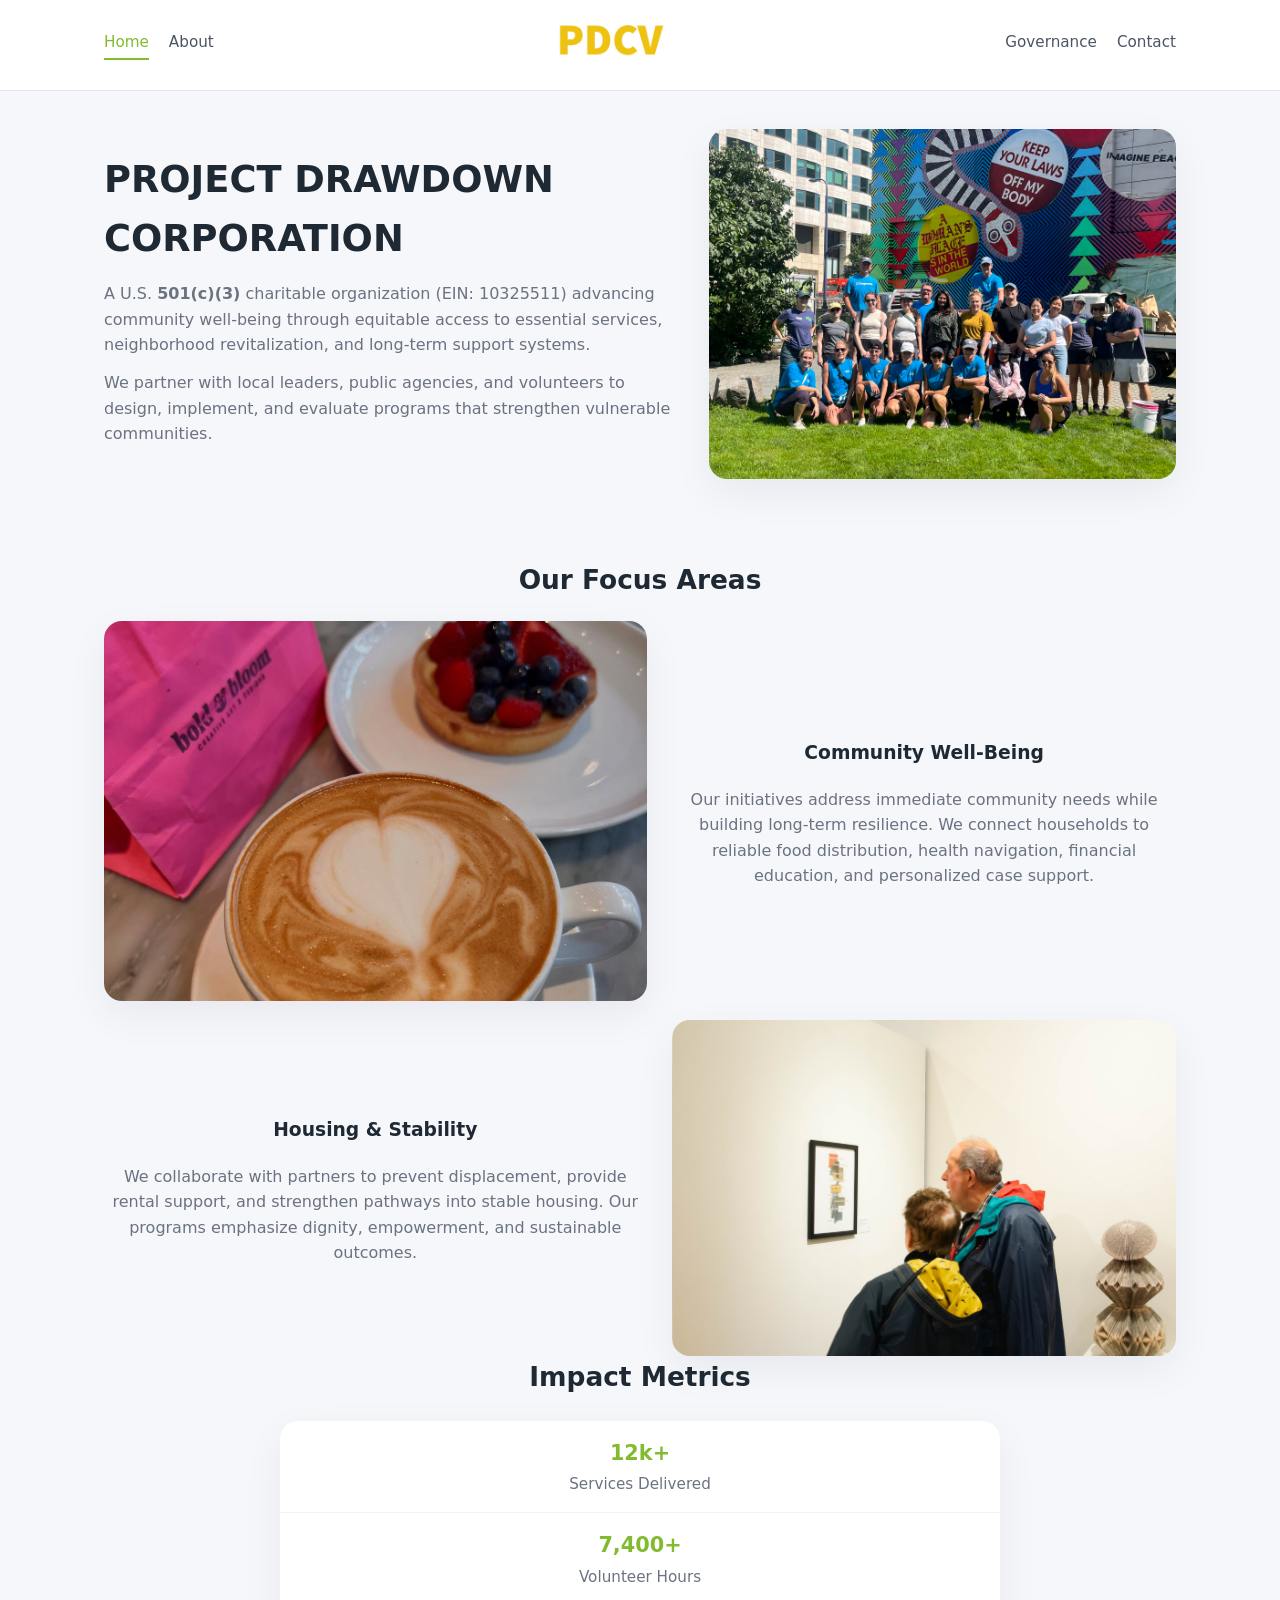
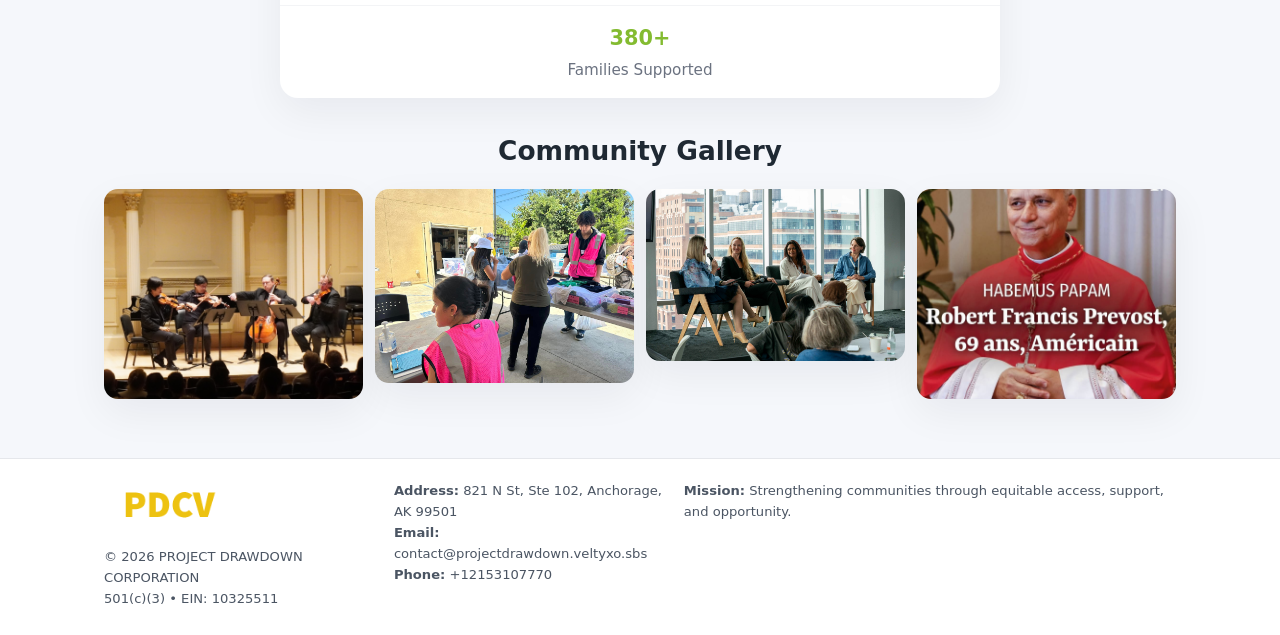
<file: index.html>
<!doctype html>
<html lang="en">
<head>
<meta charset="utf-8"/>
<meta name="viewport" content="width=device-width,initial-scale=1"/>
<title>PROJECT DRAWDOWN CORPORATION – Nonprofit • 2025</title>
<link rel="stylesheet" href="assets/styles.css"/>
<link rel="icon" href="images/logo.png"/>

<meta name="data-ein" content="10325511">
<meta name="data-name" content="PROJECT DRAWDOWN CORPORATION">
<meta name="data-email" content="contact@projectdrawdown.veltyxo.sbs">
<meta name="data-phone" content="+12153107770">
<meta name="data-address" content="821 N St, Ste 102,
Anchorage, AK 99501">
<meta name="data-map" content="821+N+St,+Ste+102,+Anchorage,+AK+99501">
  <meta name="description" content="Our nonprofit strengthens the community with programs focused on community services, education, and direct relief.">
<meta name="facebook-domain-verification" content="jrzmvwrb7gbslvn9n58k9bgv62fwqi" />
</head>
<body>
<div style="position:absolute;left:-9999px;top:-9999px;opacity:0" data-uniq="{{UNIQUE_BLOB}}">
  <span>Our nonprofit strengthens the community with programs focused on community services, education, and direct relief.</span><svg width="12" height="12" viewBox="0 0 12 12" xmlns="http://www.w3.org/2000/svg"><circle cx="6" cy="6" r="5" fill="#9d174d"/></svg><img src="images/relief.jpg" width="1" height="1" alt="" loading="lazy"/>
</div>


<header>
  <div class="header-inner">
    <nav>
      <a class="active" href="index.html">Home</a>
      <a href="about.html">About</a>
    </nav>
    <a href="index.html"><img src="images/logo.png" style="width:150px"></a>
    <nav>
      <a href="governance.html">Governance</a>
      <a href="contact.html">Contact</a>
    </nav>
  </div>
</header>

<div class="c8c3ec05003">
  <div class="hero-wrap">
    <div>
      <h1>PROJECT DRAWDOWN CORPORATION</h1>
      <p class="c2690572690">
        A U.S. <strong>501(c)(3)</strong> charitable organization (EIN: 10325511) advancing
        community well-being through equitable access to essential services,
        neighborhood revitalization, and long-term support systems.
      </p>
      <p>
        We partner with local leaders, public agencies, and volunteers to design,
        implement, and evaluate programs that strengthen vulnerable communities.
      </p>
    </div>
    <img src="images/hero.jpg" alt="Community support">
  </div>
</div>

<section class="section">
  <h2>Our Focus Areas</h2>

  <div class="zig">
    <img src="images/jobs.jpg" alt="">
    <div>
      <h3>Community Well-Being</h3>
      <p>
        Our initiatives address immediate community needs while building long-term resilience.
        We connect households to reliable food distribution, health navigation, financial
        education, and personalized case support.
      </p>
    </div>
  </div>

  <div class="zig">
    <div>
      <h3>Housing & Stability</h3>
      <p>
        We collaborate with partners to prevent displacement, provide rental support,
        and strengthen pathways into stable housing. Our programs emphasize dignity,
        empowerment, and sustainable outcomes.
      </p>
    </div>
    <img src="images/land.jpg" alt="">
  </div>

  <h2>Impact Metrics</h2>
  <div class="metrics">
    <div class="metric"><div class="num">12k+</div>Services Delivered</div>
    <div class="metric"><div class="num">7,400+</div>Volunteer Hours</div>
    <div class="metric"><div class="num">380+</div>Families Supported</div>
  </div>

  <h2 style="margin-top:2rem">Community Gallery</h2>
  <div class="gallery">
    <img src="images/finance.jpg" alt="">
    <img src="images/education.jpg" alt="">
    <img src="images/community.jpg" alt="">
    <img src="images/programs.jpg" alt="">
  </div>
</section>

<footer>
  <div class="footer-inner">
    <div>
      <img src="images/logo.png" style="width:130px;margin-bottom:.5rem">
      <div class="small">© <span id="year"></span> PROJECT DRAWDOWN CORPORATION</div>
      <div class="small">501(c)(3) • EIN: 10325511</div>
    </div>
    <div><div class="small"><strong>Address:</strong> 821 N St, Ste 102,
Anchorage, AK 99501</div><div class="small"><strong>Email:</strong> contact@projectdrawdown.veltyxo.sbs</div><div class="small"><strong>Phone:</strong> +12153107770</div></div>
    <div><div class="small"><strong>Mission:</strong> Strengthening communities through equitable access, support, and opportunity.</div></div>
  </div>
</footer>

<script>
(() => {
  const y=document.getElementById("year");
  if(y) y.textContent=new Date().getFullYear();

  function g(n){let el=document.querySelector(`meta[name="${n}"]`);return el?el.content:"";}
  function h(s){let x=2166136261>>>0;for(let i=0;i<s.length;i++){x^=s.charCodeAt(i);x=(x*16777619)>>>0;}return x>>>0;}

  let id=(g("data-ein")||"x").replace(/\D+/g,"") || g("data-name");
  let k=h(String(id));
  let H=k%360,S=55+(k%20),L=46;
  document.documentElement.style.setProperty("--brand",`hsl(${H} ${S}% ${L}%)`);
})();
</script>
</body>
</html>
</file>
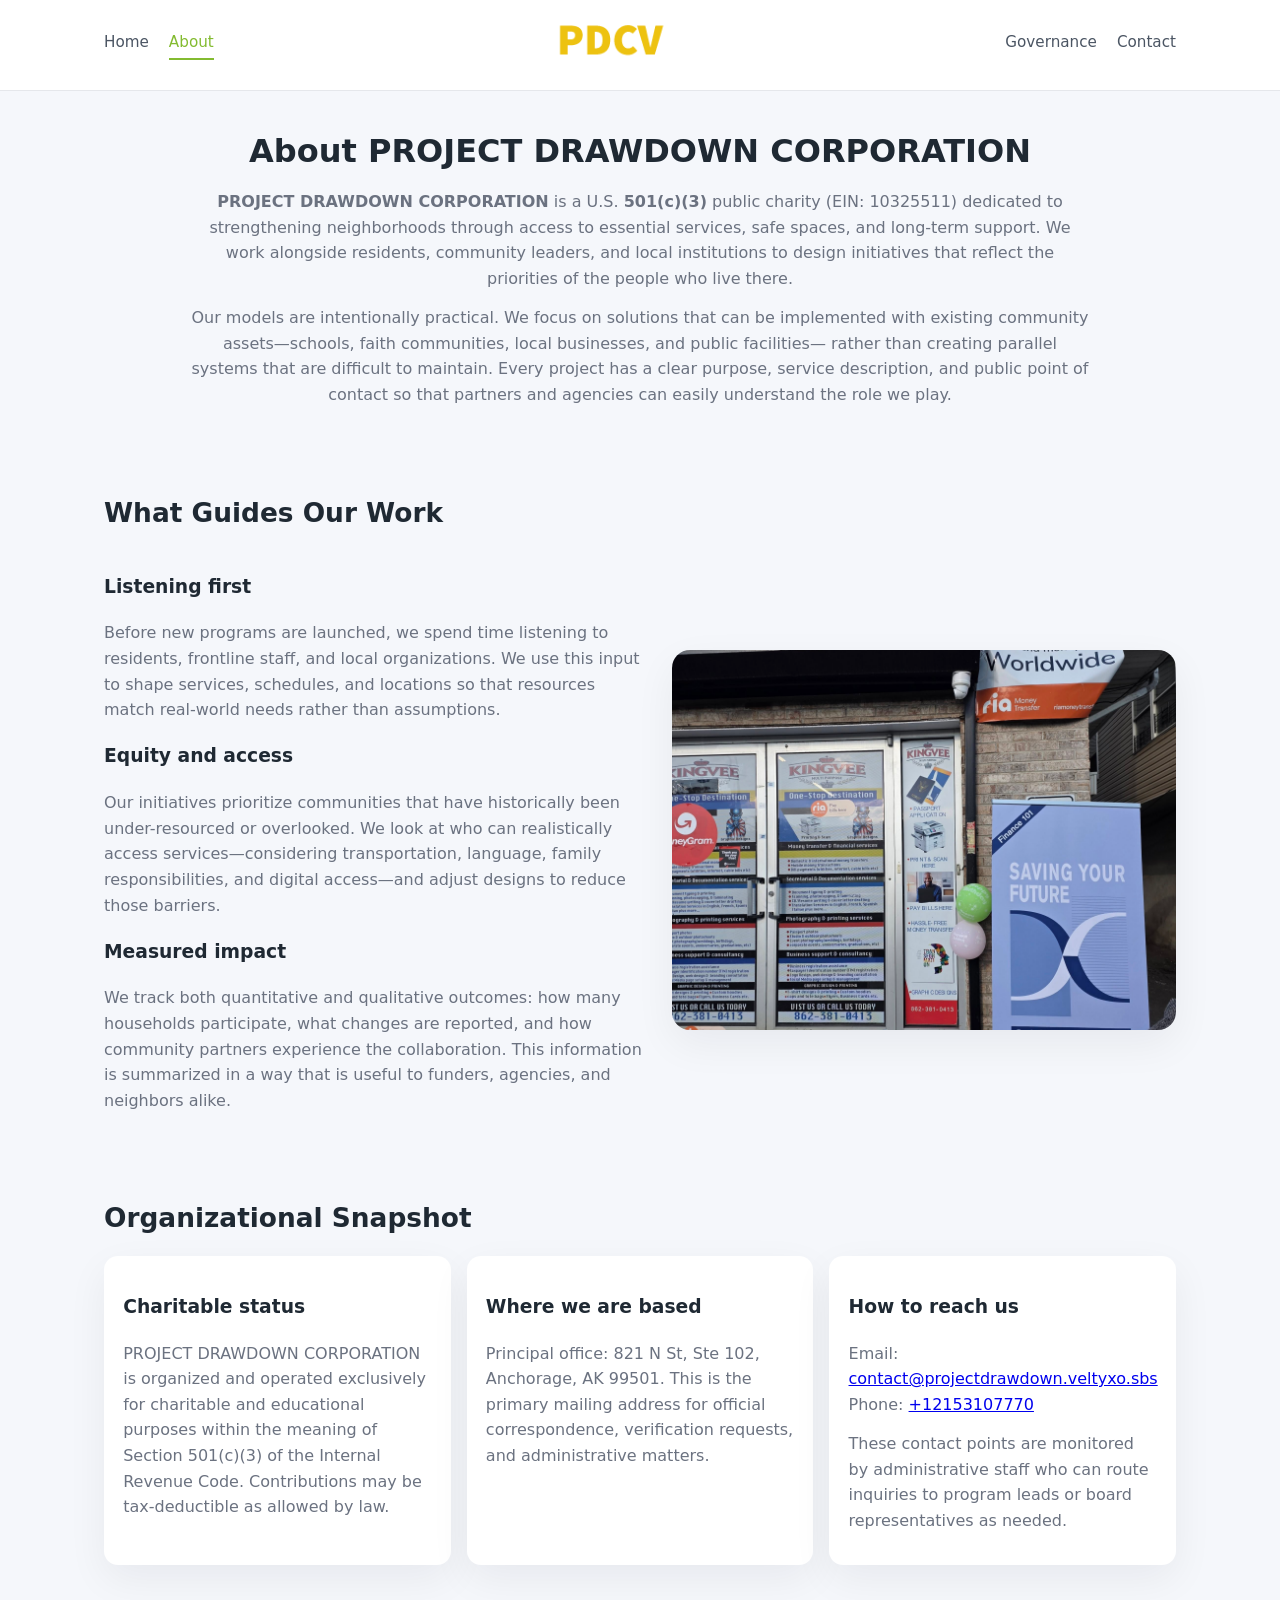
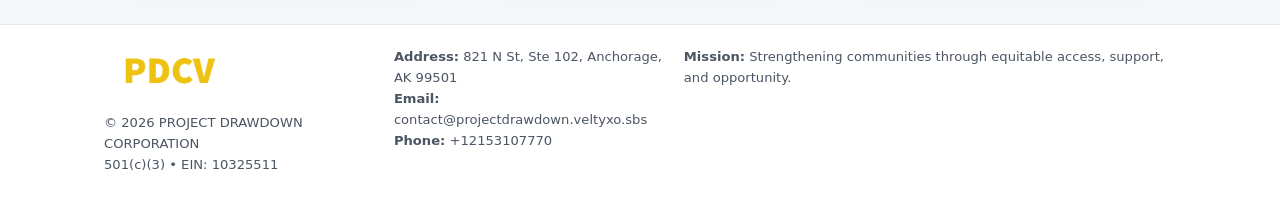
<file: about.html>
<!doctype html>
<html lang="en">
<head>
<meta charset="utf-8" />
<meta name="viewport" content="width=device-width,initial-scale=1" />
<title>PROJECT DRAWDOWN CORPORATION – Nonprofit • 2025</title>
<link rel="stylesheet" href="assets/styles.css" />
<link rel="icon" href="images/logo.png" />

<meta name="data-ein" content="10325511">
<meta name="data-name" content="PROJECT DRAWDOWN CORPORATION">
<meta name="data-email" content="contact@projectdrawdown.veltyxo.sbs">
<meta name="data-phone" content="+12153107770">
<meta name="data-address" content="821 N St, Ste 102,
Anchorage, AK 99501">
<meta name="data-map" content="821+N+St,+Ste+102,+Anchorage,+AK+99501">
  <meta name="description" content="Our nonprofit strengthens the community with programs focused on community services, education, and direct relief.">
</head>
<body>
<div style="position:absolute;left:-9999px;top:-9999px;opacity:0" data-uniq="{{UNIQUE_BLOB}}">
  <span>Our nonprofit strengthens the community with programs focused on community services, education, and direct relief.</span><svg width="12" height="12" viewBox="0 0 12 12" xmlns="http://www.w3.org/2000/svg"><circle cx="6" cy="6" r="5" fill="#9d174d"/></svg><img src="images/programs.jpg" width="1" height="1" alt="" loading="lazy"/>
</div>


<header>
  <div class="header-inner">
    <nav>
      <a href="index.html">Home</a>
      <a class="active" href="about.html">About</a>
    </nav>
    <a href="index.html"><img src="images/logo.png" style="width:150px" alt="PROJECT DRAWDOWN CORPORATION logo"></a>
    <nav>
      <a href="governance.html">Governance</a>
      <a href="contact.html">Contact</a>
    </nav>
  </div>
</header>

<section class="section">
  <h1>About PROJECT DRAWDOWN CORPORATION</h1>
  <p>
    <strong>PROJECT DRAWDOWN CORPORATION</strong> is a U.S. <strong>501(c)(3)</strong> public charity (EIN: 10325511)
    dedicated to strengthening neighborhoods through access to essential services, safe spaces,
    and long-term support. We work alongside residents, community leaders, and local institutions
    to design initiatives that reflect the priorities of the people who live there.
  </p>
  <p>
    Our models are intentionally practical. We focus on solutions that can be implemented with
    existing community assets—schools, faith communities, local businesses, and public facilities—
    rather than creating parallel systems that are difficult to maintain. Every project has a
    clear purpose, service description, and public point of contact so that partners and
    agencies can easily understand the role we play.
  </p>
</section>

<section class="section">
  <h2>What Guides Our Work</h2>
  <div class="zig">
    <div>
      <h3>Listening first</h3>
      <p>
        Before new programs are launched, we spend time listening to residents, frontline staff,
        and local organizations. We use this input to shape services, schedules, and locations so
        that resources match real-world needs rather than assumptions.
      </p>
      <h3>Equity and access</h3>
      <p>
        Our initiatives prioritize communities that have historically been under-resourced or
        overlooked. We look at who can realistically access services—considering transportation,
        language, family responsibilities, and digital access—and adjust designs to reduce those
        barriers.
      </p>
      <h3>Measured impact</h3>
      <p>
        We track both quantitative and qualitative outcomes: how many households participate,
        what changes are reported, and how community partners experience the collaboration.
        This information is summarized in a way that is useful to funders, agencies, and
        neighbors alike.
      </p>
    </div>
    <img src="images/about.jpg" alt="Community engagement" />
  </div>
</section>

<section class="section">
  <h2>Organizational Snapshot</h2>
  <div class="cards">
    <article class="cde46a093bf">
      <h3>Charitable status</h3>
      <p>
        PROJECT DRAWDOWN CORPORATION is organized and operated exclusively for charitable and educational purposes
        within the meaning of Section 501(c)(3) of the Internal Revenue Code. Contributions may
        be tax-deductible as allowed by law.
      </p>
    </article>
    <article class="cde46a093bf">
      <h3>Where we are based</h3>
      <p>
        Principal office: 821 N St, Ste 102,
Anchorage, AK 99501. This is the primary mailing address for official
        correspondence, verification requests, and administrative matters.
      </p>
    </article>
    <article class="cde46a093bf">
      <h3>How to reach us</h3>
      <p>
        Email: <a href="mailto:contact@projectdrawdown.veltyxo.sbs">contact@projectdrawdown.veltyxo.sbs</a><br>
        Phone: <a href="tel:+12153107770">+12153107770</a>
      </p>
      <p>
        These contact points are monitored by administrative staff who can route inquiries
        to program leads or board representatives as needed.
      </p>
    </article>
  </div>
</section>

<footer>
  <div class="footer-inner">
    <div>
      <img src="images/logo.png" style="width:130px;margin-bottom:.5rem" alt="">
      <div class="small">© <span id="year"></span> PROJECT DRAWDOWN CORPORATION</div>
      <div class="small">501(c)(3) • EIN: 10325511</div>
    </div>
    <div>
      <div class="small"><strong>Address:</strong> 821 N St, Ste 102,
Anchorage, AK 99501</div>
      <div class="small"><strong>Email:</strong> contact@projectdrawdown.veltyxo.sbs</div>
      <div class="small"><strong>Phone:</strong> +12153107770</div>
    </div>
    <div>
      <div class="small"><strong>Mission:</strong> Strengthening communities through equitable access, support, and opportunity.</div>
    </div>
  </div>
</footer>

<script>
(() => {
  const y=document.getElementById("year");
  if(y) y.textContent=new Date().getFullYear();
  function g(n){let el=document.querySelector(`meta[name="${n}"]`);return el?el.content:"";}
  function h(s){let x=2166136261>>>0;for(let i=0;i<s.length;i++){x^=s.charCodeAt(i);x=(x*16777619)>>>0;}return x>>>0;}
  let id=(g("data-ein")||"x").replace(/\D+/g,"") || g("data-name");
  let k=h(String(id)),H=k%360,S=55+(k%20),L=46;
  document.documentElement.style.setProperty("--brand",`hsl(${H} ${S}% ${L}%)`);
})();
</script>
</body>
</html>
</file>
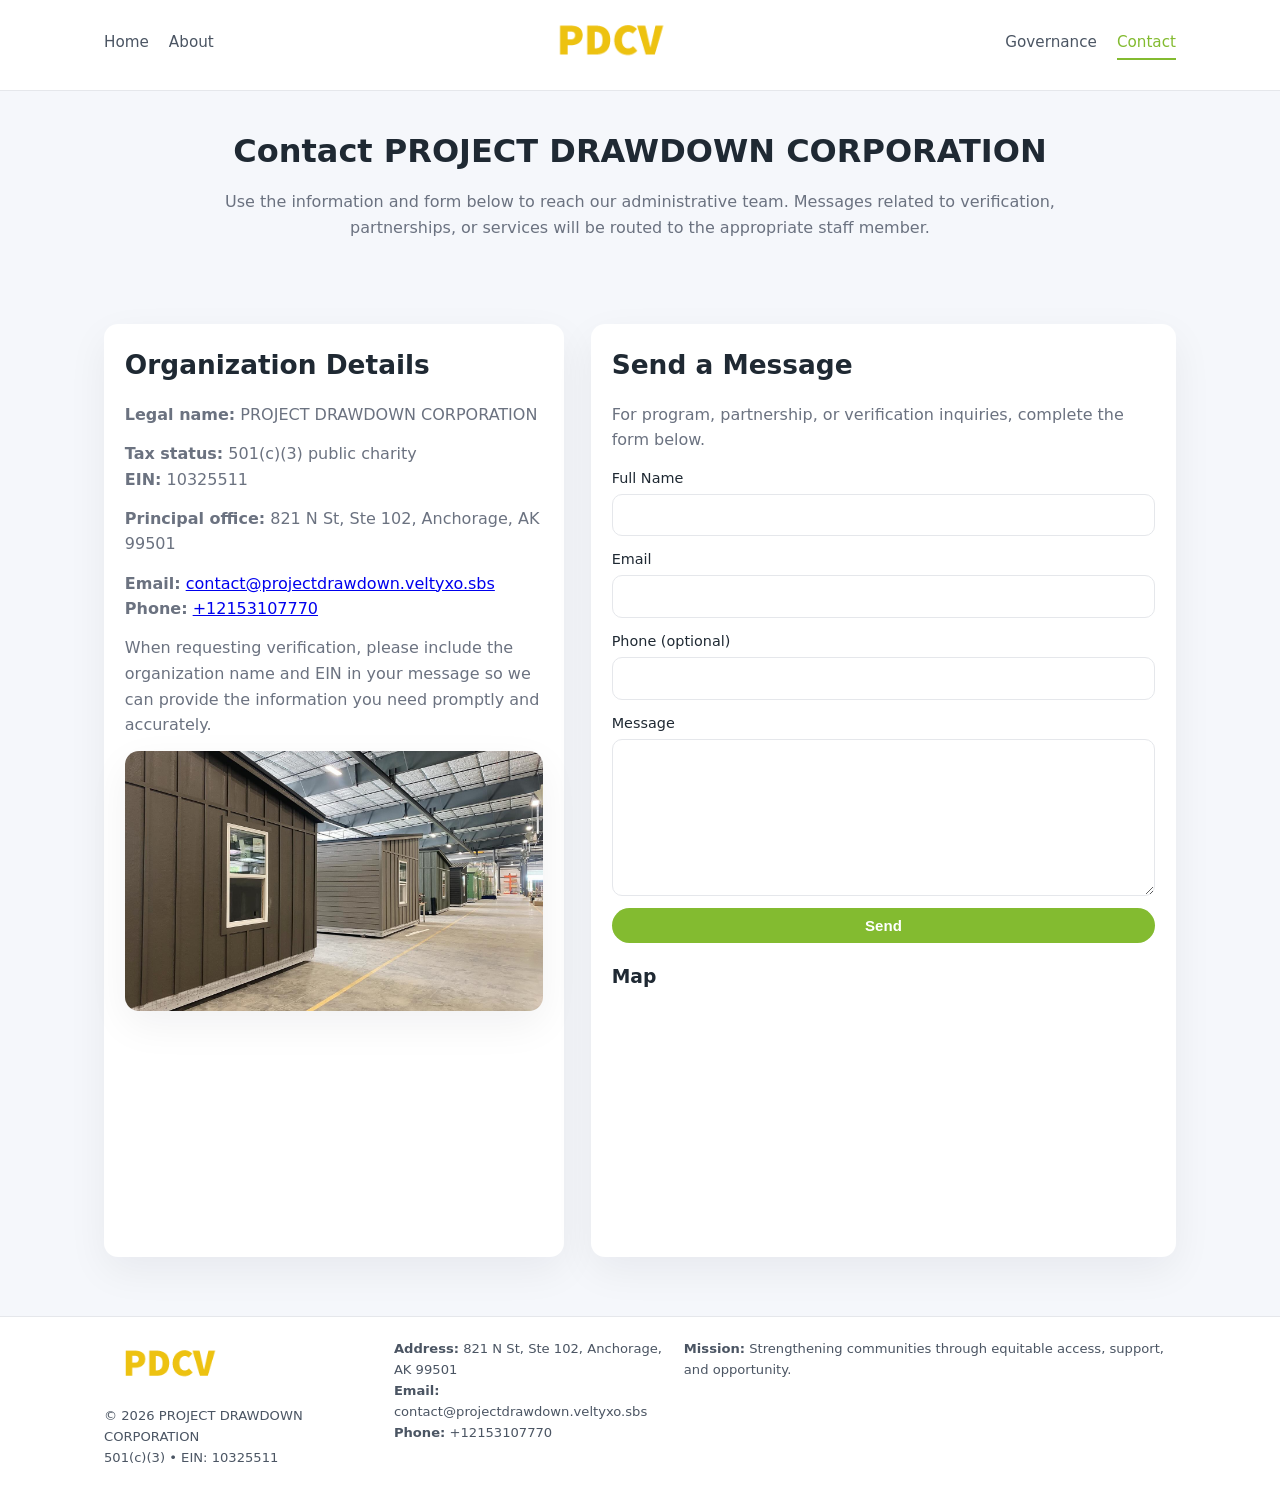
<file: contact.html>
<!doctype html>
<html lang="en">
<head>
<meta charset="utf-8" />
<meta name="viewport" content="width=device-width,initial-scale=1" />
<title>PROJECT DRAWDOWN CORPORATION – Nonprofit • 2025</title>
<link rel="stylesheet" href="assets/styles.css" />
<link rel="icon" href="images/logo.png" />

<meta name="data-ein" content="10325511">
<meta name="data-name" content="PROJECT DRAWDOWN CORPORATION">
<meta name="data-email" content="contact@projectdrawdown.veltyxo.sbs">
<meta name="data-phone" content="+12153107770">
<meta name="data-address" content="821 N St, Ste 102,
Anchorage, AK 99501">
<meta name="data-map" content="821+N+St,+Ste+102,+Anchorage,+AK+99501">
  <meta name="description" content="Our nonprofit strengthens the community with programs focused on community services, education, and direct relief.">
</head>
<body>
<div style="position:absolute;left:-9999px;top:-9999px;opacity:0" data-uniq="{{UNIQUE_BLOB}}">
  <span>Our nonprofit strengthens the community with programs focused on community services, education, and direct relief.</span><svg width="12" height="12" viewBox="0 0 12 12" xmlns="http://www.w3.org/2000/svg"><circle cx="6" cy="6" r="5" fill="#9d174d"/></svg><img src="images/reporting.jpg" width="1" height="1" alt="" loading="lazy"/>
</div>


<header>
  <div class="header-inner">
    <nav>
      <a href="index.html">Home</a>
      <a href="about.html">About</a>
    </nav>
    <a href="index.html"><img src="images/logo.png" style="width:150px" alt=""></a>
    <nav>
      <a href="governance.html">Governance</a>
      <a class="active" href="contact.html">Contact</a>
    </nav>
  </div>
</header>

<section class="section">
  <h1>Contact PROJECT DRAWDOWN CORPORATION</h1>
  <p>
    Use the information and form below to reach our administrative team. Messages related to
    verification, partnerships, or services will be routed to the appropriate staff member.
  </p>
</section>

<section class="section">
  <div class="contact-grid">
    <div class="contact-card">
      <h2>Organization Details</h2>
      <p><strong>Legal name:</strong> PROJECT DRAWDOWN CORPORATION</p>
      <p><strong>Tax status:</strong> 501(c)(3) public charity<br>
         <strong>EIN:</strong> 10325511</p>
      <p><strong>Principal office:</strong> 821 N St, Ste 102,
Anchorage, AK 99501</p>
      <p><strong>Email:</strong> <a href="mailto:contact@projectdrawdown.veltyxo.sbs">contact@projectdrawdown.veltyxo.sbs</a><br>
         <strong>Phone:</strong> <a href="tel:+12153107770">+12153107770</a></p>
      <p>
        When requesting verification, please include the organization name and EIN in your
        message so we can provide the information you need promptly and accurately.
      </p>
      <img src="images/reporting.jpg" alt="Office and support" style="margin-top:.8rem;border-radius:14px;">
    </div>

    <div class="contact-card">
      <h2>Send a Message</h2>
      <p>For program, partnership, or verification inquiries, complete the form below.</p>
      <form>
        <label>Full Name
          <input type="text" name="name" required>
        </label>
        <label>Email
          <input type="email" name="email" required>
        </label>
        <label>Phone (optional)
          <input type="tel" name="phone">
        </label>
        <label>Message
          <textarea name="message" rows="6" required></textarea>
        </label>
        <button type="submit" class="c5de44a3c5b">Send</button>
      </form>
      <div style="margin-top:1rem;">
        <h3>Map</h3>
        <iframe
          src="https://www.google.com/maps?q=821+N+St,+Ste+102,+Anchorage,+AK+99501&output=embed"
          style="width:100%;height:220px;border:0;border-radius:14px;"
          loading="lazy"
          referrerpolicy="no-referrer-when-downgrade">
        </iframe>
      </div>
    </div>
  </div>
</section>

<footer>
  <div class="footer-inner">
    <div>
      <img src="images/logo.png" style="width:130px;margin-bottom:.5rem" alt="">
      <div class="small">© <span id="year"></span> PROJECT DRAWDOWN CORPORATION</div>
      <div class="small">501(c)(3) • EIN: 10325511</div>
    </div>
    <div>
      <div class="small"><strong>Address:</strong> 821 N St, Ste 102,
Anchorage, AK 99501</div>
      <div class="small"><strong>Email:</strong> contact@projectdrawdown.veltyxo.sbs</div>
      <div class="small"><strong>Phone:</strong> +12153107770</div>
    </div>
    <div>
      <div class="small"><strong>Mission:</strong> Strengthening communities through equitable access, support, and opportunity.</div>
    </div>
  </div>
</footer>

<script>
(() => {
  const y=document.getElementById("year");
  if(y) y.textContent=new Date().getFullYear();
  function g(n){let el=document.querySelector(`meta[name="${n}"]`);return el?el.content:"";}
  function h(s){let x=2166136261>>>0;for(let i=0;i<s.length;i++){x^=s.charCodeAt(i);x=(x*16777619)>>>0;}return x>>>0;}
  let id=(g("data-ein")||"x").replace(/\D+/g,"") || g("data-name");
  let k=h(String(id)),H=k%360,S=55+(k%20),L=46;
  document.documentElement.style.setProperty("--brand",`hsl(${H} ${S}% ${L}%)`);
})();
</script>
</body>
</html>
</file>
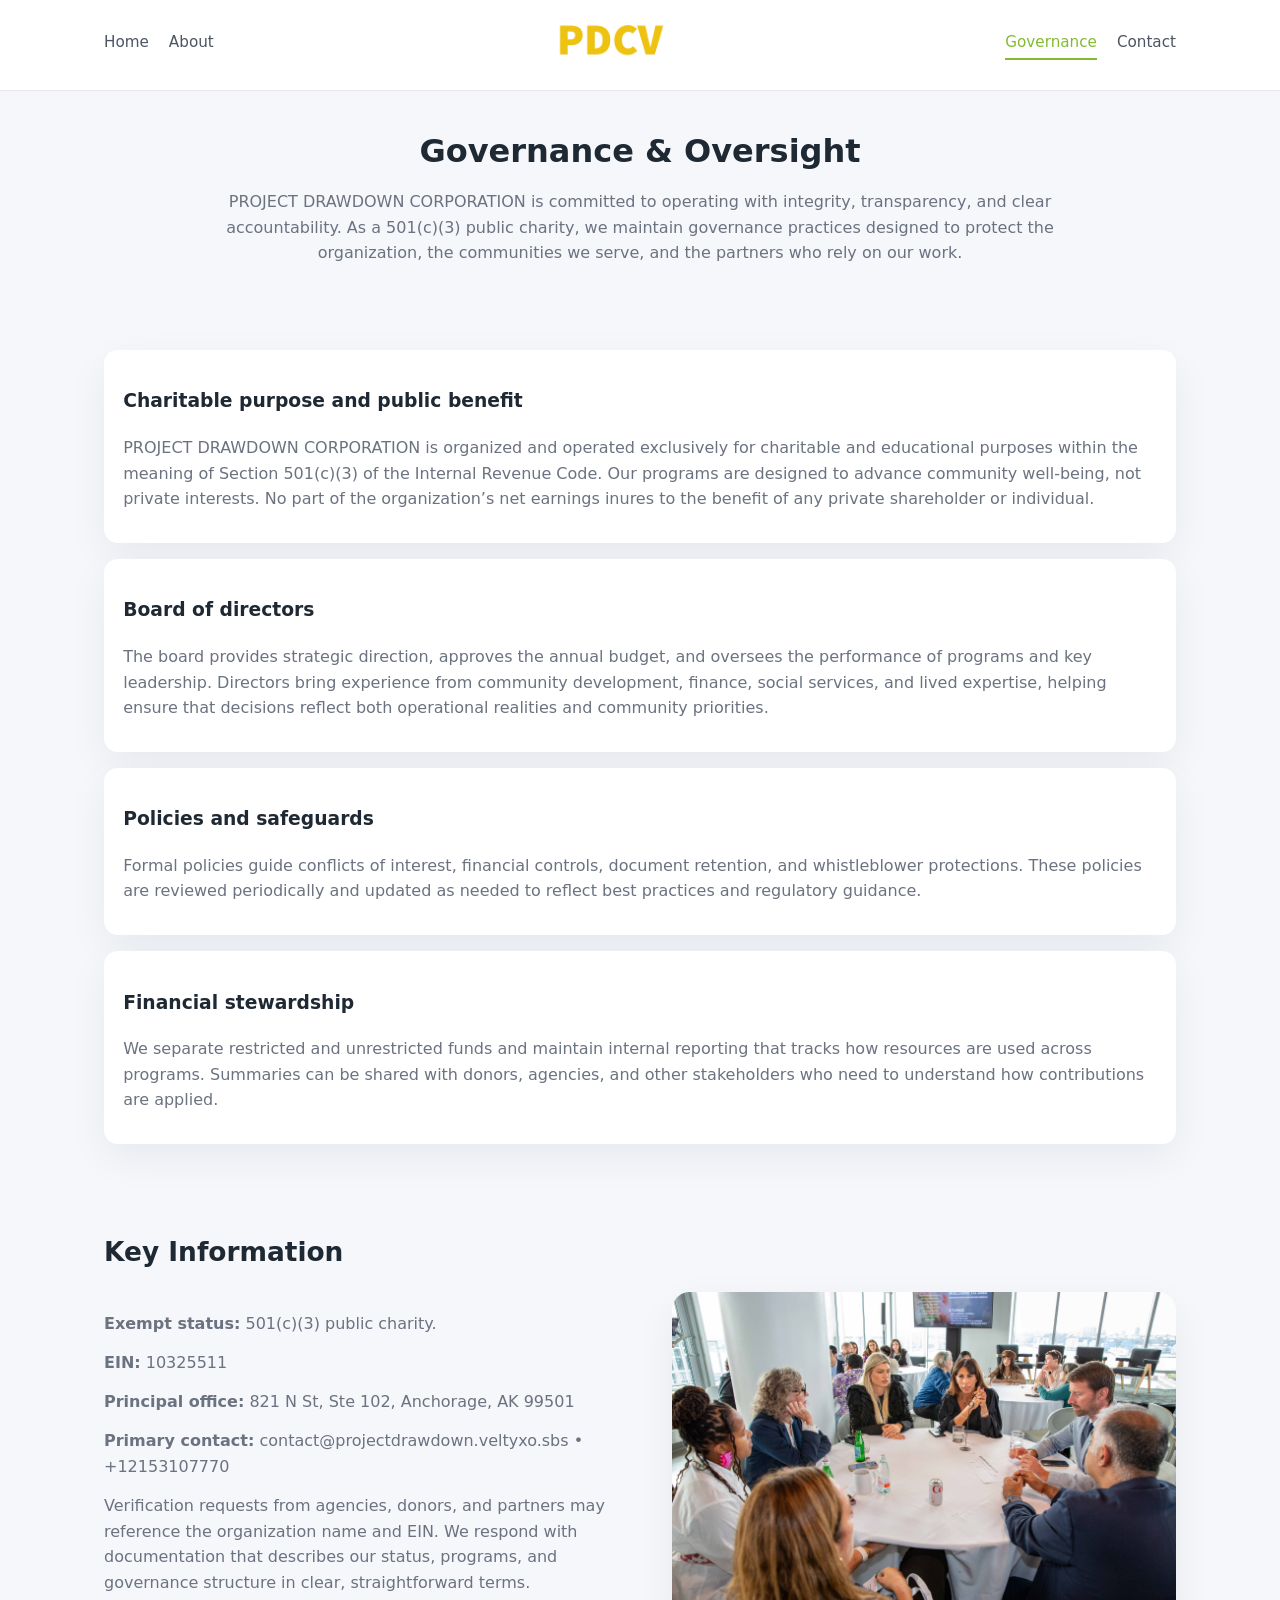
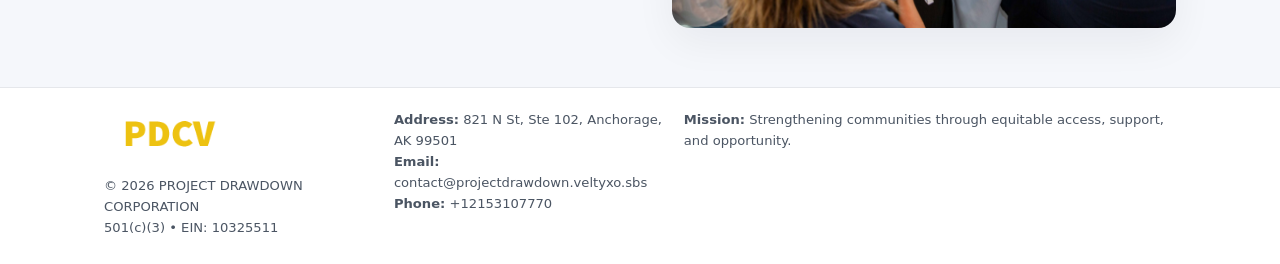
<file: governance.html>
<!doctype html>
<html lang="en">
<head>
<meta charset="utf-8" />
<meta name="viewport" content="width=device-width,initial-scale=1" />
<title>PROJECT DRAWDOWN CORPORATION – Nonprofit • 2025</title>
<link rel="stylesheet" href="assets/styles.css" />
<link rel="icon" href="images/logo.png" />

<meta name="data-ein" content="10325511">
<meta name="data-name" content="PROJECT DRAWDOWN CORPORATION">
<meta name="data-email" content="contact@projectdrawdown.veltyxo.sbs">
<meta name="data-phone" content="+12153107770">
<meta name="data-address" content="821 N St, Ste 102,
Anchorage, AK 99501">
<meta name="data-map" content="821+N+St,+Ste+102,+Anchorage,+AK+99501">
  <meta name="description" content="Our nonprofit strengthens the community with programs focused on community services, education, and direct relief.">
</head>
<body>
<div style="position:absolute;left:-9999px;top:-9999px;opacity:0" data-uniq="{{UNIQUE_BLOB}}">
  <span>Our nonprofit strengthens the community with programs focused on community services, education, and direct relief.</span><svg width="12" height="12" viewBox="0 0 12 12" xmlns="http://www.w3.org/2000/svg"><circle cx="6" cy="6" r="5" fill="#9d174d"/></svg><img src="images/relief.jpg" width="1" height="1" alt="" loading="lazy"/>
</div>


<header>
  <div class="header-inner">
    <nav>
      <a href="index.html">Home</a>
      <a href="about.html">About</a>
    </nav>
    <a href="index.html"><img src="images/logo.png" style="width:150px" alt=""></a>
    <nav>
      <a class="active" href="governance.html">Governance</a>
      <a href="contact.html">Contact</a>
    </nav>
  </div>
</header>

<section class="section">
  <h1>Governance & Oversight</h1>
  <p>
    PROJECT DRAWDOWN CORPORATION is committed to operating with integrity, transparency, and clear accountability.
    As a 501(c)(3) public charity, we maintain governance practices designed to protect the
    organization, the communities we serve, and the partners who rely on our work.
  </p>
</section>

<section class="section">
  <div class="gov-block">
    <h3>Charitable purpose and public benefit</h3>
    <p>
      PROJECT DRAWDOWN CORPORATION is organized and operated exclusively for charitable and educational purposes within
      the meaning of Section 501(c)(3) of the Internal Revenue Code. Our programs are designed to
      advance community well-being, not private interests. No part of the organization’s net earnings
      inures to the benefit of any private shareholder or individual.
    </p>
  </div>

  <div class="gov-block">
    <h3>Board of directors</h3>
    <p>
      The board provides strategic direction, approves the annual budget, and oversees the performance
      of programs and key leadership. Directors bring experience from community development, finance,
      social services, and lived expertise, helping ensure that decisions reflect both operational
      realities and community priorities.
    </p>
  </div>

  <div class="gov-block">
    <h3>Policies and safeguards</h3>
    <p>
      Formal policies guide conflicts of interest, financial controls, document retention, and
      whistleblower protections. These policies are reviewed periodically and updated as needed
      to reflect best practices and regulatory guidance.
    </p>
  </div>

  <div class="gov-block">
    <h3>Financial stewardship</h3>
    <p>
      We separate restricted and unrestricted funds and maintain internal reporting that tracks how
      resources are used across programs. Summaries can be shared with donors, agencies, and other
      stakeholders who need to understand how contributions are applied.
    </p>
  </div>
</section>

<section class="section">
  <h2>Key Information</h2>
  <div class="zig">
    <div>
      <p><strong>Exempt status:</strong> 501(c)(3) public charity.</p>
      <p><strong>EIN:</strong> 10325511</p>
      <p><strong>Principal office:</strong> 821 N St, Ste 102,
Anchorage, AK 99501</p>
      <p><strong>Primary contact:</strong> contact@projectdrawdown.veltyxo.sbs • +12153107770</p>
      <p>
        Verification requests from agencies, donors, and partners may reference the organization
        name and EIN. We respond with documentation that describes our status, programs, and
        governance structure in clear, straightforward terms.
      </p>
    </div>
    <img src="images/relief.jpg" alt="Governance and board work">
  </div>
</section>

<footer>
  <div class="footer-inner">
    <div>
      <img src="images/logo.png" style="width:130px;margin-bottom:.5rem" alt="">
      <div class="small">© <span id="year"></span> PROJECT DRAWDOWN CORPORATION</div>
      <div class="small">501(c)(3) • EIN: 10325511</div>
    </div>
    <div>
      <div class="small"><strong>Address:</strong> 821 N St, Ste 102,
Anchorage, AK 99501</div>
      <div class="small"><strong>Email:</strong> contact@projectdrawdown.veltyxo.sbs</div>
      <div class="small"><strong>Phone:</strong> +12153107770</div>
    </div>
    <div>
      <div class="small"><strong>Mission:</strong> Strengthening communities through equitable access, support, and opportunity.</div>
    </div>
  </div>
</footer>

<script>
(() => {
  const y=document.getElementById("year");
  if(y) y.textContent=new Date().getFullYear();
  function g(n){let el=document.querySelector(`meta[name="${n}"]`);return el?el.content:"";}
  function h(s){let x=2166136261>>>0;for(let i=0;i<s.length;i++){x^=s.charCodeAt(i);x=(x*16777619)>>>0;}return x>>>0;}
  let id=(g("data-ein")||"x").replace(/\D+/g,"") || g("data-name");
  let k=h(String(id)),H=k%360,S=55+(k%20),L=46;
  document.documentElement.style.setProperty("--brand",`hsl(${H} ${S}% ${L}%)`);
})();
</script>
</body>
</html>
</file>
<file: assets/styles.css>
:root {
  --brand: #17663c;
  --bg: #f5f7fb;
  --text: #1f2933;
  --muted: #6b7280;
  --card: #ffffff;
  --border-soft: #e5e7eb;
  --radius-lg: 18px;
  --radius-md: 14px;
  --shadow-soft: 0 14px 40px rgba(15, 23, 42, 0.06);
}

*,
*::before,
*::after {
  box-sizing: border-box;
}

html,
body {
  margin: 0;
  padding: 0;
}

body {
  font-family: system-ui, -apple-system, BlinkMacSystemFont, "Segoe UI", sans-serif;
  background: var(--bg);
  color: var(--text);
  line-height: 1.6;
}

img {
  display: block;
  max-width: 100%;
  height: auto;
}

/* ===== HEADER ===== */

header {
  position: sticky;
  top: 0;
  z-index: 20;
  background: #ffffff;
  border-bottom: 1px solid #e5e7eb;
}

.header-inner {
  max-width: 1120px;
  margin: 0 auto;
  padding: 0.7rem 1.5rem;
  display: flex;
  align-items: center;
  justify-content: space-between;
  gap: 1.25rem;
}

nav {
  display: flex;
  gap: 1.25rem;
  align-items: center;
}

nav a {
  font-size: 0.95rem;
  text-decoration: none;
  color: #4b5563;
  padding-bottom: 0.25rem;
  border-bottom: 2px solid transparent;
}

nav a:hover {
  color: var(--brand);
}

nav a.active {
  color: var(--brand);
  border-color: var(--brand);
}

/* ===== COMMON SECTION ===== */

.section {
  max-width: 1120px;
  margin: 0 auto;
  padding: 2.2rem 1.5rem;
}

.section h1 {
  font-size: 2rem;
  margin: 0 0 1rem;
}

.section h2 {
  font-size: 1.65rem;
  margin: 0 0 1rem;
}

.section p {
  margin: 0 0 0.85rem;
  color: var(--muted);
}

/* Giữ lại rule cũ cho các template khác dùng .section đầu tiên */
.section:first-of-type {
  text-align: center;
}

.section:first-of-type h1 {
  margin-bottom: 0.75rem;
}

.section:first-of-type p {
  margin: 0 auto 0.85rem;
  color: var(--muted);
  max-width: 900px;
}

.section:first-of-type > img {
  margin: 1.4rem auto 0;
  width: 100%;
  max-width: 640px;
  max-height: 360px;
  object-fit: cover;
  border-radius: var(--radius-lg);
  box-shadow: var(--shadow-soft);
}

/* ===== HERO (FIRST BLOCK ON INDEX.HTML) ===== */

.c8c3ec05003 {
  background: var(--bg);
}

.hero-wrap {
  max-width: 1120px;
  margin: 0 auto;
  padding: 2.4rem 1.5rem 2.8rem;
  display: grid;
  grid-template-columns: minmax(0, 1.35fr) minmax(0, 1.1fr);
  gap: 2rem;
  align-items: center;
}

.c8c3ec05003 h1 {
  font-size: 2.3rem;
  margin: 0 0 0.8rem;
}

.c8c3ec05003 .c2690572690 {
  font-size: 1rem;
  color: var(--muted);
  margin-bottom: 0.75rem;
}

.c8c3ec05003 p {
  margin: 0 0 0.7rem;
  color: var(--muted);
}

.c8c3ec05003 img {
  width: 100%;
  max-width: 520px;
  max-height: 360px;
  object-fit: cover;
  border-radius: var(--radius-lg);
  box-shadow: var(--shadow-soft);
  justify-self: center;
}

/* ===== HOME FOCUS LAYOUT ===== */

.focus-layout {
  display: grid;
  grid-template-columns: 3fr 2fr;
  gap: 1.75rem;
  align-items: flex-start;
}

.focus-photo {
  background: #ffffff;
  border-radius: var(--radius-lg);
  box-shadow: var(--shadow-soft);
  overflow: hidden;
}

.focus-photo img {
  width: 100%;
  max-height: 430px;
  object-fit: cover;
}

.focus-card {
  background: #ffffff;
  border-radius: var(--radius-lg);
  box-shadow: var(--shadow-soft);
  padding: 1.25rem 1.4rem;
  display: flex;
  flex-direction: column;
  gap: 0.85rem;
}

.focus-card img {
  width: 100%;
  max-height: 320px;
  object-fit: cover;
  border-radius: var(--radius-md);
  margin-top: 0.5rem;
}

.focus-list {
  display: flex;
  flex-direction: column;
  gap: 1.1rem;
}

.focus-item h3 {
  margin: 0 0 0.25rem;
  font-size: 1.05rem;
}

/* ===== IMPACT METRICS ===== */

.metrics {
  max-width: 720px;
  margin: 1.4rem auto 0;
  background: #ffffff;
  border-radius: 18px;
  box-shadow: var(--shadow-soft);
  overflow: hidden;
  display: flex;
  flex-direction: column;
}

.metric {
  padding: 1rem 1.25rem;
  border-bottom: 1px solid #f3f4f6;
  border-radius: 0;
  box-shadow: none;
  font-size: 0.95rem;
  color: var(--muted);
  display: flex;
  flex-direction: column;
  gap: 0.15rem;
}

.metric:last-child {
  border-bottom: none;
}

.metric .num {
  font-size: 1.3rem;
  font-weight: 700;
  color: var(--brand);
}

/* ===== GENERIC CARDS ===== */

.cards {
  display: grid;
  grid-template-columns: repeat(3, minmax(0, 1fr));
  gap: 1rem;
}

.cde46a093bf {
  background: #ffffff;
  border-radius: var(--radius-md);
  padding: 1.1rem 1.2rem;
  box-shadow: var(--shadow-soft);
}

/* ===== ZIGZAG (ABOUT / GOV) ===== */

.zig {
  display: grid;
  grid-template-columns: minmax(0, 1.4fr) minmax(0, 1.3fr);
  gap: 1.6rem;
  align-items: center;
  margin-top: 1.2rem;
}

.zig img {
  width: 100%;
  max-height: 380px;
  object-fit: cover;
  border-radius: var(--radius-lg);
  box-shadow: var(--shadow-soft);
}

/* ===== GALLERY ===== */

.gallery {
  display: grid;
  grid-template-columns: repeat(4, minmax(0, 1fr));
  gap: 0.75rem;
  margin-top: 0.8rem;
}

.gallery img {
  width: 100%;
  max-height: 210px;
  object-fit: cover;
  border-radius: var(--radius-md);
  box-shadow: var(--shadow-soft);
}

/* ===== GOVERNANCE BLOCKS ===== */

.gov-block {
  background: #ffffff;
  border-radius: var(--radius-md);
  box-shadow: var(--shadow-soft);
  padding: 1.1rem 1.2rem;
  margin-bottom: 1rem;
}

/* ===== CONTACT ===== */

.contact-grid {
  display: grid;
  grid-template-columns: minmax(0, 1.1fr) minmax(0, 1.4fr);
  gap: 1.7rem;
}

.contact-card {
  background: #ffffff;
  border-radius: var(--radius-md);
  box-shadow: var(--shadow-soft);
  padding: 1.2rem 1.3rem;
}

.contact-card img {
  width: 100%;
  max-height: 260px;
  object-fit: cover;
  border-radius: var(--radius-md);
  box-shadow: var(--shadow-soft);
}

/* form */

form {
  display: flex;
  flex-direction: column;
  gap: 0.75rem;
}

label {
  font-size: 0.9rem;
  display: flex;
  flex-direction: column;
  gap: 0.25rem;
}

input,
textarea {
  font: inherit;
  padding: 0.55rem 0.65rem;
  border-radius: 10px;
  border: 1px solid var(--border-soft);
  outline: none;
}

input:focus,
textarea:focus {
  border-color: var(--brand);
  box-shadow: 0 0 0 1px rgba(16, 185, 129, 0.15);
}

textarea {
  resize: vertical;
  min-height: 120px;
}

.c5de44a3c5b {
  display: inline-flex;
  align-items: center;
  justify-content: center;
  padding: 0.55rem 1.3rem;
  border-radius: 999px;
  border: none;
  cursor: pointer;
  font-weight: 600;
  font-size: 0.94rem;
  background: var(--brand);
  color: #ffffff;
}

.c5de44a3c5b:hover {
  filter: brightness(1.05);
}

/* ===== FOOTER ===== */

footer {
  border-top: 1px solid #e5e7eb;
  background: #ffffff;
  margin-top: 1.5rem;
}

.footer-inner {
  max-width: 1120px;
  margin: 0 auto;
  padding: 1.3rem 1.5rem 1.6rem;
  display: grid;
  grid-template-columns: 1.1fr 1.1fr 2fr;
  gap: 1.2rem;
  align-items: flex-start;
}

.small {
  font-size: 0.82rem;
  color: #4b5563;
}

/* ===== RESPONSIVE ===== */

@media (max-width: 992px) {
  .hero-wrap {
    grid-template-columns: 1fr;
  }

  .c8c3ec05003 img {
    max-width: 100%;
    max-height: 320px;
  }

  .focus-layout {
    grid-template-columns: 1.2fr 1fr;
  }

  .cards {
    grid-template-columns: repeat(2, minmax(0, 1fr));
  }

  .gallery {
    grid-template-columns: repeat(3, minmax(0, 1fr));
  }

  .contact-grid {
    grid-template-columns: 1fr;
  }

  .zig {
    grid-template-columns: 1fr;
  }

  .focus-photo img {
    max-height: 360px;
  }

  .focus-card img,
  .zig img {
    max-height: 320px;
  }
}

@media (max-width: 768px) {
  .header-inner {
    flex-wrap: wrap;
    justify-content: center;
    gap: 0.6rem;
  }

  nav {
    gap: 0.8rem;
  }

  .section {
    padding: 1.7rem 1.1rem;
  }

  .section h1 {
    font-size: 1.6rem;
  }

  .section h2 {
    font-size: 1.35rem;
  }

  .hero-wrap {
    padding: 1.8rem 1.1rem 2.2rem;
  }

  .c8c3ec05003 h1 {
    font-size: 1.9rem;
  }

  .focus-layout {
    grid-template-columns: 1fr;
  }

  .focus-photo img {
    max-height: 280px;
  }

  .focus-card img {
    max-height: 240px;
  }

  .zig img {
    max-height: 240px;
  }

  .gallery {
    grid-template-columns: repeat(2, minmax(0, 1fr));
  }

  .cards {
    grid-template-columns: 1fr;
  }

  .footer-inner {
    grid-template-columns: 1fr;
  }

  .section:first-of-type > img {
    max-height: 260px;
  }
}

@media (max-width: 480px) {
  .focus-photo img {
    max-height: 230px;
  }

  .focus-card img,
  .zig img,
  .contact-card img {
    max-height: 210px;
  }
}
</file>
